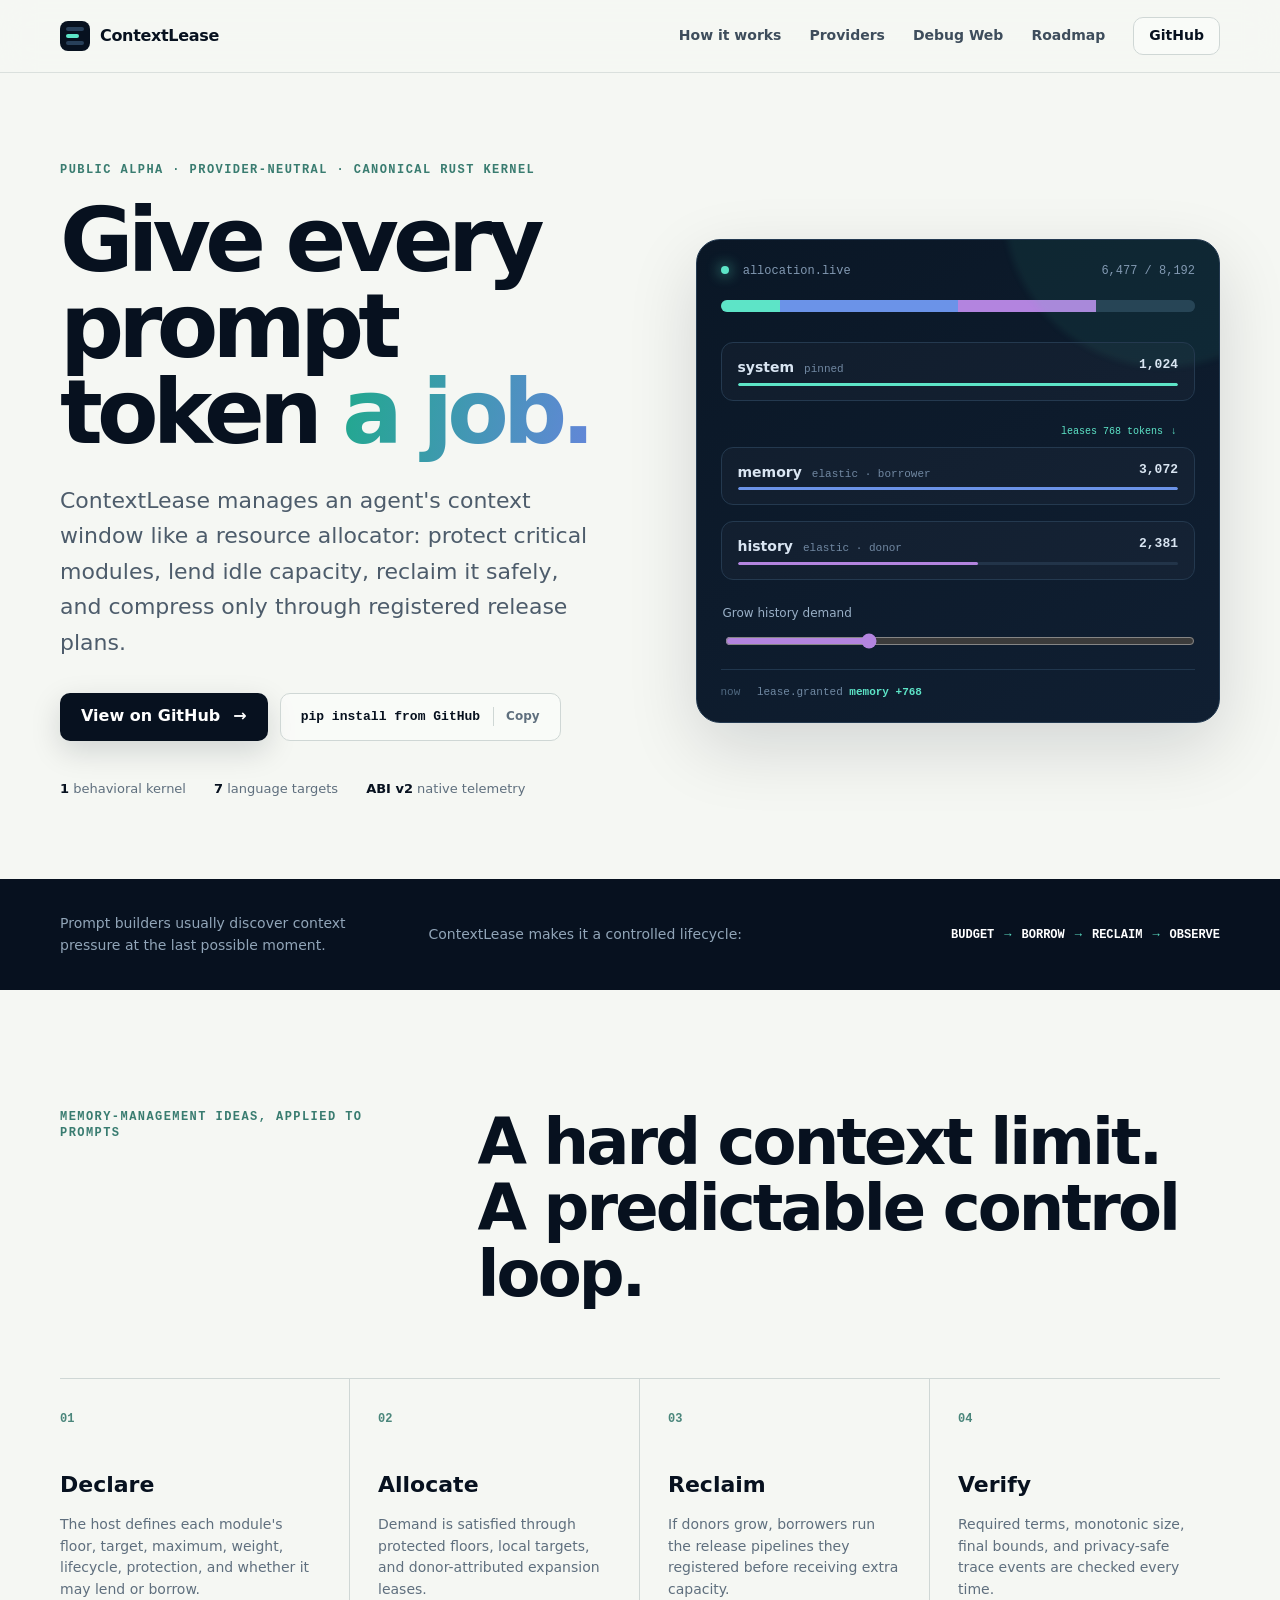
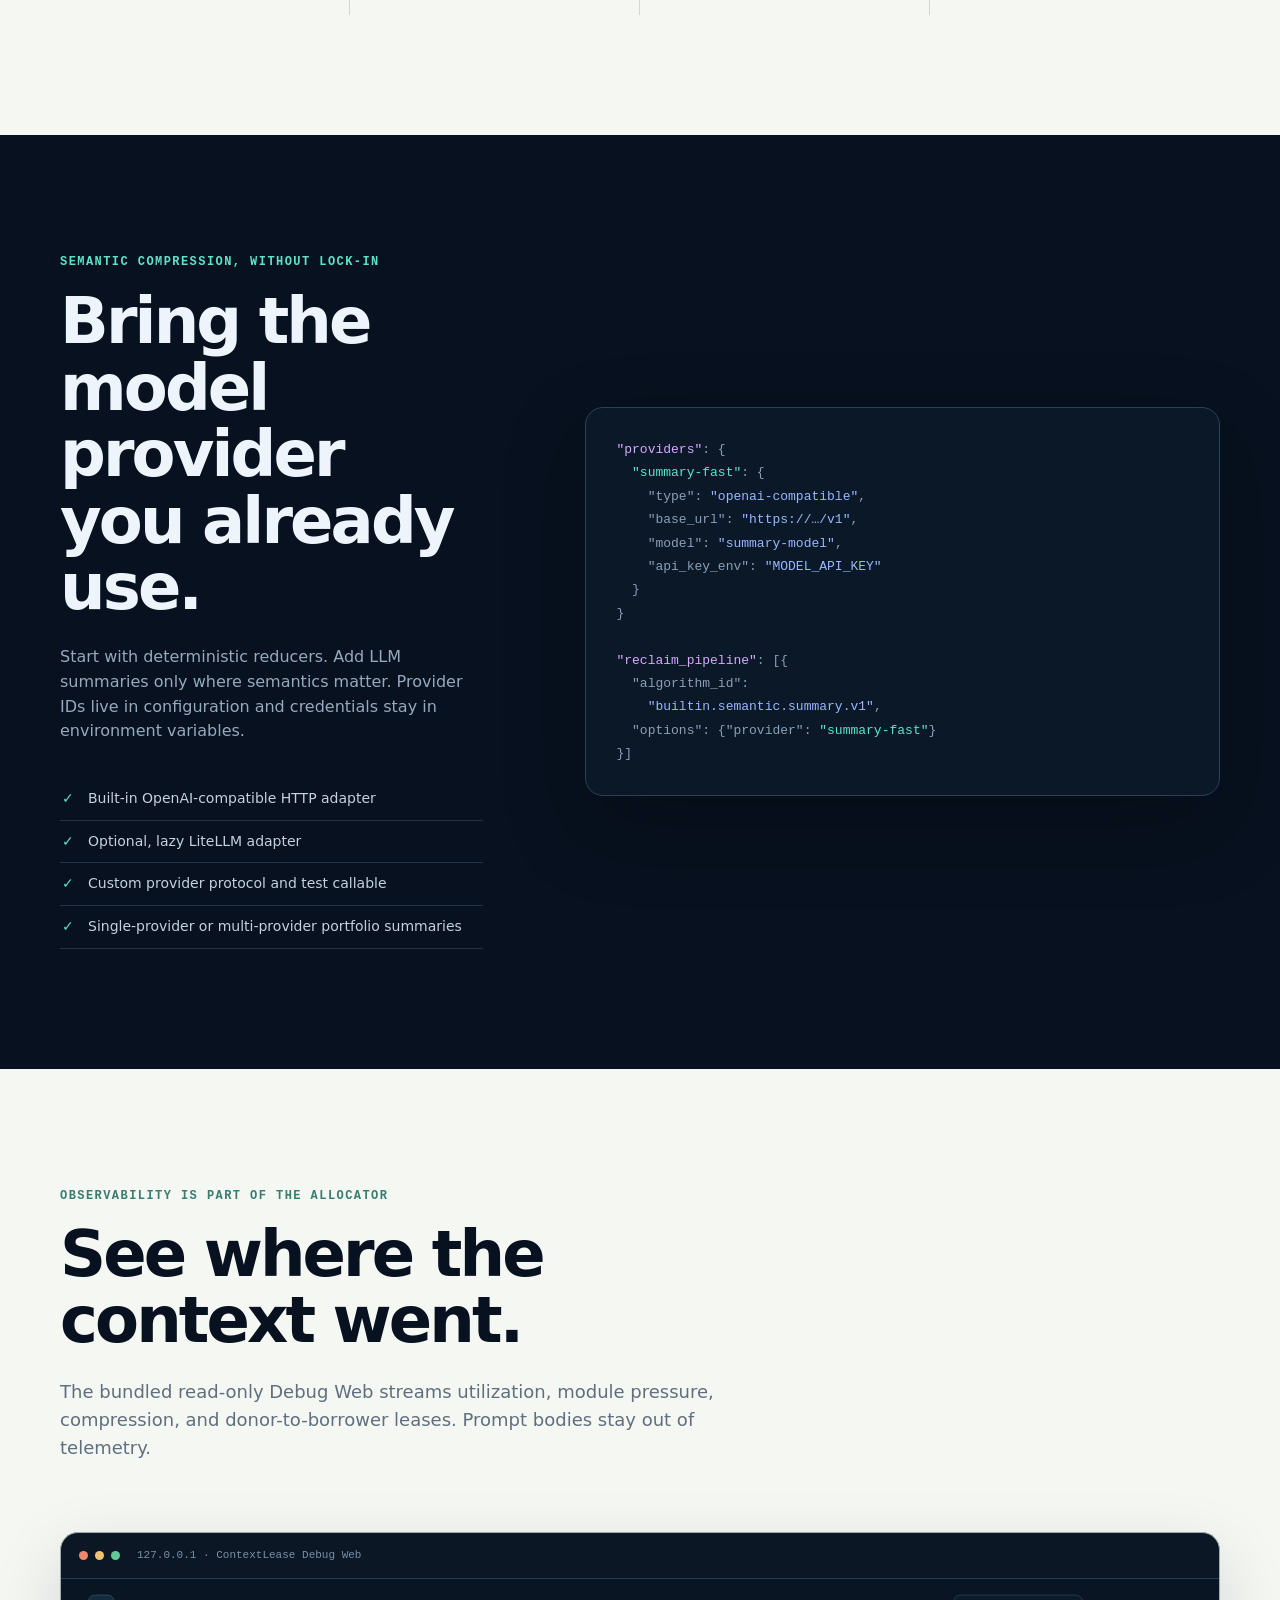
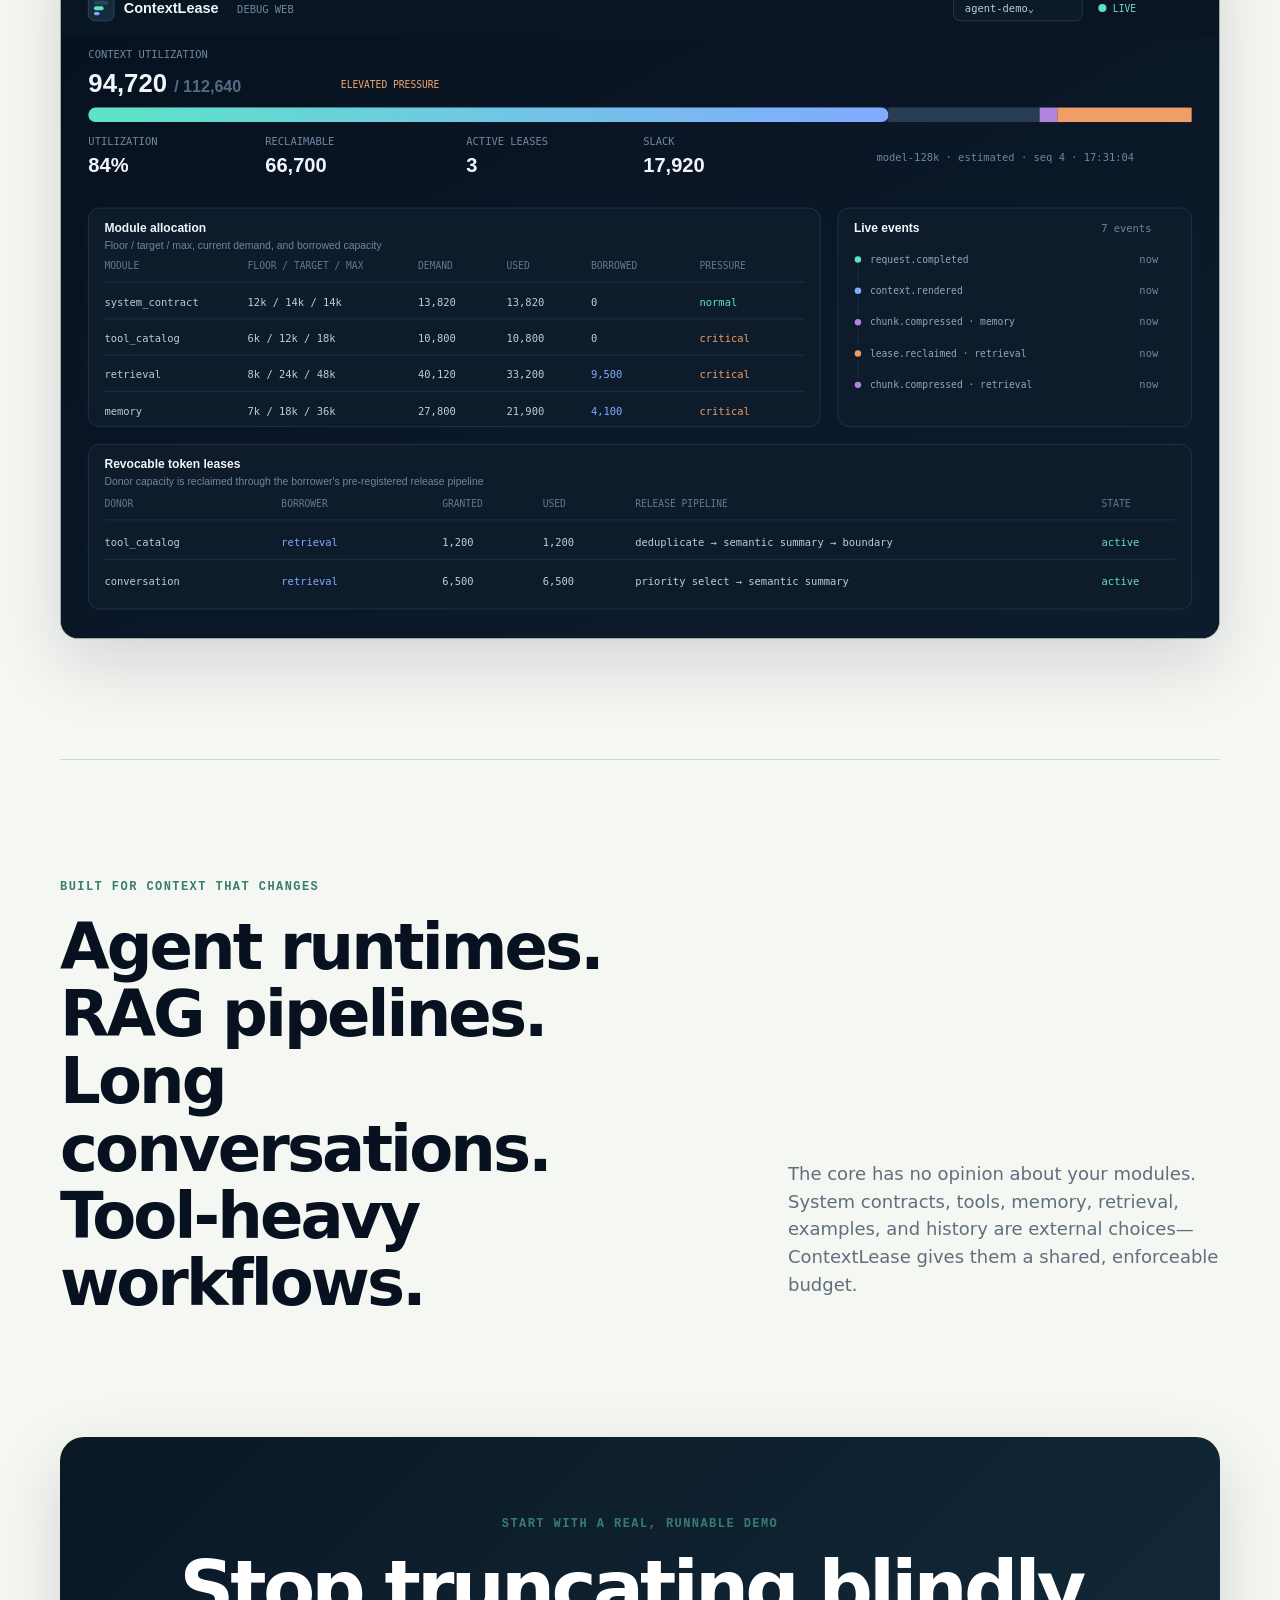
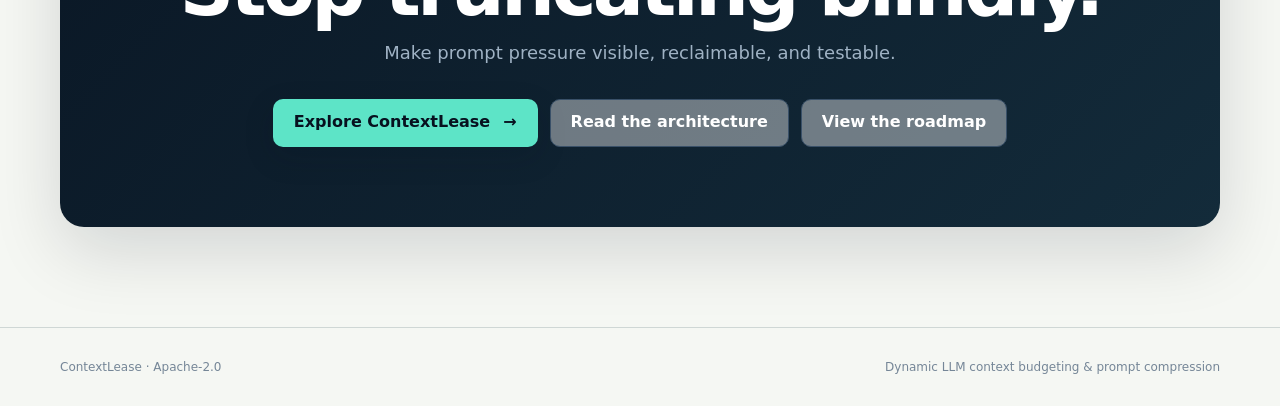
<file: docs/index.html>
<!doctype html>
<html lang="en">
<head>
  <meta charset="utf-8">
  <meta name="viewport" content="width=device-width,initial-scale=1">
  <title>ContextLease — Dynamic LLM Context Budgeting & Prompt Compression</title>
  <meta name="description" content="Open-source cross-language LLM context management framework with a canonical Rust kernel, revocable token leases, prompt compression, exact tokenizers, and native observability.">
  <meta name="keywords" content="LLM context management,prompt compression,token budgeting,AI agents,context window,prompt management,LiteLLM,LLM observability">
  <meta name="theme-color" content="#07111f">
  <meta property="og:title" content="ContextLease — Give every prompt token a job">
  <meta property="og:description" content="Budget, borrow, reclaim, compress, and observe LLM context through one provider-neutral Rust kernel.">
  <meta property="og:type" content="website">
  <link rel="icon" href="assets/mark.svg" type="image/svg+xml">
  <link rel="stylesheet" href="site.css">
  <script type="application/ld+json">
  {"@context":"https://schema.org","@type":"SoftwareSourceCode","name":"ContextLease","description":"Dynamic LLM context budgeting, prompt compression, and native observability","programmingLanguage":["Rust","Python","C","C++","Go","C#"],"license":"https://www.apache.org/licenses/LICENSE-2.0","codeRepository":"https://github.com/Silicon-based-Life/ContextLease","keywords":"LLM context management, prompt compression, token budgeting, AI agents"}
  </script>
  <script src="site.js" defer></script>
</head>
<body>
  <a class="skip-link" href="#main">Skip to content</a>
  <header class="site-header">
    <nav class="nav shell" aria-label="Primary navigation">
      <a class="brand" href="#top" aria-label="ContextLease home">
        <span class="brand-mark" aria-hidden="true"><i></i><i></i><i></i></span>
        <span>ContextLease</span>
      </a>
      <div class="nav-links">
        <a href="#how">How it works</a>
        <a href="#providers">Providers</a>
        <a href="#observability">Debug Web</a>
        <a href="https://github.com/Silicon-based-Life/ContextLease/blob/main/docs/roadmap.md">Roadmap</a>
        <a class="button compact secondary" href="https://github.com/Silicon-based-Life/ContextLease">GitHub</a>
      </div>
    </nav>
  </header>

  <main id="main">
    <section class="hero shell" id="top">
      <div class="hero-copy">
        <p class="eyebrow">PUBLIC ALPHA · PROVIDER-NEUTRAL · CANONICAL RUST KERNEL</p>
        <h1>Give every prompt token <span>a job.</span></h1>
        <p class="lede">ContextLease manages an agent's context window like a resource allocator: protect critical modules, lend idle capacity, reclaim it safely, and compress only through registered release plans.</p>
        <div class="actions">
          <a class="button primary" href="https://github.com/Silicon-based-Life/ContextLease">View on GitHub <span aria-hidden="true">→</span></a>
          <button class="button secondary copy-command" type="button" data-command="pip install git+https://github.com/Silicon-based-Life/ContextLease.git"><code>pip install from GitHub</code><span class="copy-label">Copy</span></button>
        </div>
        <ul class="proof" aria-label="Project guarantees">
          <li><strong>1</strong> behavioral kernel</li>
          <li><strong>7</strong> language targets</li>
          <li><strong>ABI v2</strong> native telemetry</li>
        </ul>
      </div>
      <div class="allocator-demo" aria-label="Interactive token allocation example">
        <div class="demo-head">
          <div><span class="status-dot"></span> allocation.live</div>
          <output id="budget-readout">6,144 / 8,192</output>
        </div>
        <div class="budget-track" aria-hidden="true">
          <span class="system-segment"></span><span class="memory-segment"></span><span class="history-segment"></span><span class="slack-segment"></span>
        </div>
        <div class="module-row protected">
          <div><b>system</b><span>pinned</span></div>
          <strong>1,024</strong>
          <div class="micro-bar"><i style="--width:100%"></i></div>
        </div>
        <div class="lease-arrow"><span>leases 768 tokens</span><i aria-hidden="true">↓</i></div>
        <div class="module-row memory">
          <div><b>memory</b><span>elastic · borrower</span></div>
          <strong id="memory-value">2,816</strong>
          <div class="micro-bar"><i id="memory-bar" style="--width:74%"></i></div>
        </div>
        <div class="module-row history">
          <div><b>history</b><span>elastic · donor</span></div>
          <strong id="history-value">2,304</strong>
          <div class="micro-bar"><i id="history-bar" style="--width:58%"></i></div>
        </div>
        <label class="pressure-control" for="pressure">
          <span>Grow history demand</span>
          <input id="pressure" type="range" min="0" max="100" value="30">
        </label>
        <p class="demo-event" id="demo-event"><time>now</time> lease.granted <b>memory +768</b></p>
      </div>
    </section>

    <section class="problem-band" aria-label="Problem statement">
      <div class="shell problem-grid">
        <p>Prompt builders usually discover context pressure at the last possible moment.</p>
        <p>ContextLease makes it a controlled lifecycle:</p>
        <div class="lifecycle" aria-label="Budget lifecycle">
          <span>Budget</span><i>→</i><span>Borrow</span><i>→</i><span>Reclaim</span><i>→</i><span>Observe</span>
        </div>
      </div>
    </section>

    <section class="section shell" id="how">
      <div class="section-heading">
        <p class="eyebrow">MEMORY-MANAGEMENT IDEAS, APPLIED TO PROMPTS</p>
        <h2>A hard context limit.<br>A predictable control loop.</h2>
      </div>
      <div class="steps">
        <article><span>01</span><h3>Declare</h3><p>The host defines each module's floor, target, maximum, weight, lifecycle, protection, and whether it may lend or borrow.</p></article>
        <article><span>02</span><h3>Allocate</h3><p>Demand is satisfied through protected floors, local targets, and donor-attributed expansion leases.</p></article>
        <article><span>03</span><h3>Reclaim</h3><p>If donors grow, borrowers run the release pipelines they registered before receiving extra capacity.</p></article>
        <article><span>04</span><h3>Verify</h3><p>Required terms, monotonic size, final bounds, and privacy-safe trace events are checked every time.</p></article>
      </div>
    </section>

    <section class="section dark-section" id="providers">
      <div class="shell provider-grid">
        <div>
          <p class="eyebrow">SEMANTIC COMPRESSION, WITHOUT LOCK-IN</p>
          <h2>Bring the model provider you already use.</h2>
          <p>Start with deterministic reducers. Add LLM summaries only where semantics matter. Provider IDs live in configuration and credentials stay in environment variables.</p>
          <ul class="check-list">
            <li>Built-in OpenAI-compatible HTTP adapter</li>
            <li>Optional, lazy LiteLLM adapter</li>
            <li>Custom provider protocol and test callable</li>
            <li>Single-provider or multi-provider portfolio summaries</li>
          </ul>
        </div>
        <pre class="code-panel" aria-label="Provider configuration example"><code><span>"providers"</span>: {
  <em>"summary-fast"</em>: {
    "type": <b>"openai-compatible"</b>,
    "base_url": <b>"https://…/v1"</b>,
    "model": <b>"summary-model"</b>,
    "api_key_env": <b>"MODEL_API_KEY"</b>
  }
}

<span>"reclaim_pipeline"</span>: [{
  "algorithm_id":
    <b>"builtin.semantic.summary.v1"</b>,
  "options": {"provider": <em>"summary-fast"</em>}
}]</code></pre>
      </div>
    </section>

    <section class="section shell observability" id="observability">
      <div class="section-heading narrow">
        <p class="eyebrow">OBSERVABILITY IS PART OF THE ALLOCATOR</p>
        <h2>See where the context went.</h2>
        <p>The bundled read-only Debug Web streams utilization, module pressure, compression, and donor-to-borrower leases. Prompt bodies stay out of telemetry.</p>
      </div>
      <figure class="screenshot-frame">
        <div class="browser-bar"><i></i><i></i><i></i><span>127.0.0.1 · ContextLease Debug Web</span></div>
        <img src="assets/debug-web.svg" alt="ContextLease Debug Web dashboard with token allocation and lease telemetry">
      </figure>
    </section>

    <section class="section shell use-cases">
      <p class="eyebrow">BUILT FOR CONTEXT THAT CHANGES</p>
      <div class="use-grid">
        <h2>Agent runtimes.<br>RAG pipelines.<br>Long conversations.<br>Tool-heavy workflows.</h2>
        <p>The core has no opinion about your modules. System contracts, tools, memory, retrieval, examples, and history are external choices—ContextLease gives them a shared, enforceable budget.</p>
      </div>
    </section>

    <section class="cta shell">
      <p class="eyebrow">START WITH A REAL, RUNNABLE DEMO</p>
      <h2>Stop truncating blindly.</h2>
      <p>Make prompt pressure visible, reclaimable, and testable.</p>
      <div class="actions centered">
        <a class="button primary" href="https://github.com/Silicon-based-Life/ContextLease">Explore ContextLease <span aria-hidden="true">→</span></a>
        <a class="button secondary" href="https://github.com/Silicon-based-Life/ContextLease/blob/main/docs/architecture.md">Read the architecture</a>
        <a class="button secondary" href="https://github.com/Silicon-based-Life/ContextLease/blob/main/docs/roadmap.md">View the roadmap</a>
      </div>
    </section>
  </main>

  <footer>
    <div class="shell footer-grid">
      <span>ContextLease · Apache-2.0</span>
      <span>Dynamic LLM context budgeting & prompt compression</span>
    </div>
  </footer>
  <div class="toast" id="toast" role="status" aria-live="polite">Copied to clipboard</div>
</body>
</html>
</file>
<file: docs/site.css>
:root {
  --ink: #07111f;
  --ink-2: #12243b;
  --paper: #f5f7f3;
  --paper-2: #e9ede8;
  --muted: #5f6f7e;
  --line: #cfd7d5;
  --mint: #38c9aa;
  --mint-light: #5de4c7;
  --blue: #6b93e8;
  --violet: #b384df;
  --orange: #ef9f66;
  --radius: 18px;
  --shadow: 0 24px 70px rgba(7, 17, 31, .14);
  font-family: Inter, "Segoe UI", system-ui, -apple-system, sans-serif;
  color: var(--ink);
  background: var(--paper);
  scroll-behavior: smooth;
}

* { box-sizing: border-box; }
body { margin: 0; background: var(--paper); line-height: 1.55; }
a { color: inherit; }
button, input { font: inherit; }
.shell { width: min(1160px, calc(100% - 40px)); margin-inline: auto; }
.skip-link { position: fixed; left: 16px; top: -80px; z-index: 20; padding: 10px 14px; background: white; border-radius: 8px; }
.skip-link:focus { top: 16px; }

.site-header { position: sticky; top: 0; z-index: 10; border-bottom: 1px solid rgba(207, 215, 213, .7); background: rgba(245, 247, 243, .88); backdrop-filter: blur(16px); }
.nav { min-height: 72px; display: flex; align-items: center; justify-content: space-between; gap: 24px; }
.brand { display: inline-flex; align-items: center; gap: 10px; text-decoration: none; font-weight: 760; letter-spacing: -.02em; }
.brand-mark { width: 30px; height: 30px; display: grid; gap: 3px; padding: 6px; border-radius: 8px; background: var(--ink); }
.brand-mark i { display: block; border-radius: 3px; background: #28405a; }
.brand-mark i:nth-child(2) { width: 70%; background: var(--mint-light); }
.nav-links { display: flex; align-items: center; gap: 28px; }
.nav-links > a { color: #3e4d5c; text-decoration: none; font-size: 14px; font-weight: 600; }
.nav-links > a:hover, .nav-links > a:focus-visible { color: var(--ink); }

.hero { min-height: 700px; display: grid; grid-template-columns: 1.02fr .98fr; gap: clamp(50px, 7vw, 100px); align-items: center; padding-block: 90px 80px; }
.eyebrow { margin: 0 0 18px; color: #397c70; font: 700 12px/1.3 ui-monospace, SFMono-Regular, Consolas, monospace; letter-spacing: .12em; }
h1, h2, h3, p { margin-top: 0; }
h1 { margin-bottom: 28px; max-width: 680px; font-size: clamp(54px, 7vw, 92px); line-height: .96; letter-spacing: -.065em; font-weight: 760; }
h1 span { color: transparent; background: linear-gradient(100deg, #20a98d, #6386d9); background-clip: text; -webkit-background-clip: text; }
.lede { max-width: 650px; color: #4d5c6b; font-size: clamp(18px, 2vw, 22px); line-height: 1.62; }
.actions { display: flex; flex-wrap: wrap; align-items: center; gap: 12px; margin-top: 32px; }
.button { min-height: 48px; display: inline-flex; align-items: center; justify-content: center; gap: 13px; padding: 0 20px; border: 1px solid transparent; border-radius: 10px; cursor: pointer; text-decoration: none; font-weight: 700; transition: transform .18s ease, box-shadow .18s ease, background .18s ease; }
.button:hover { transform: translateY(-2px); }
.button:focus-visible { outline: 3px solid rgba(56, 201, 170, .45); outline-offset: 3px; }
.button.primary { color: white; background: var(--ink); box-shadow: 0 10px 30px rgba(7, 17, 31, .15); }
.button.secondary { color: var(--ink); border-color: var(--line); background: rgba(255,255,255,.4); }
.button.compact { min-height: 38px; padding-inline: 15px; }
.copy-command code { font-size: 13px; }
.copy-label { padding-left: 12px; border-left: 1px solid var(--line); color: var(--muted); font-size: 12px; }
.proof { display: flex; flex-wrap: wrap; gap: 28px; margin: 38px 0 0; padding: 0; list-style: none; color: var(--muted); font-size: 13px; }
.proof strong { color: var(--ink); }

.allocator-demo { position: relative; padding: 24px; border: 1px solid #243a51; border-radius: 24px; color: #d9e5f2; background: linear-gradient(150deg, #0a1726, #101f32); box-shadow: var(--shadow); overflow: hidden; }
.allocator-demo::before { content: ""; position: absolute; inset: -40% -20% auto auto; width: 320px; height: 320px; border-radius: 50%; background: rgba(56, 201, 170, .08); filter: blur(3px); }
.demo-head { position: relative; display: flex; justify-content: space-between; gap: 20px; color: #8299b2; font: 12px ui-monospace, SFMono-Regular, Consolas, monospace; }
.status-dot { display: inline-block; width: 8px; height: 8px; margin-right: 7px; border-radius: 50%; background: var(--mint-light); box-shadow: 0 0 14px var(--mint-light); }
.budget-track { height: 12px; display: flex; margin: 22px 0 30px; border-radius: 6px; overflow: hidden; background: #1d2e42; }
.budget-track span { transition: width .25s ease; }
.system-segment { width: 12.5%; background: var(--mint-light); }
.memory-segment { width: 34.4%; background: var(--blue); }
.history-segment { width: 28.1%; background: var(--violet); }
.slack-segment { width: 25%; background: #263a50; }
.module-row { position: relative; display: grid; grid-template-columns: 1fr auto; gap: 4px 20px; margin-bottom: 16px; padding: 14px 16px; border: 1px solid #24394f; border-radius: 12px; background: rgba(255,255,255,.025); }
.module-row > div:first-child { display: flex; gap: 10px; align-items: baseline; }
.module-row b { font-size: 14px; }
.module-row span { color: #7188a2; font: 11px ui-monospace, SFMono-Regular, Consolas, monospace; }
.module-row strong { font: 600 13px ui-monospace, SFMono-Regular, Consolas, monospace; }
.micro-bar { grid-column: 1 / -1; height: 3px; border-radius: 2px; background: #223449; overflow: hidden; }
.micro-bar i { display: block; width: var(--width); height: 100%; border-radius: inherit; background: var(--mint-light); transition: width .25s ease; }
.memory .micro-bar i { background: var(--blue); }
.history .micro-bar i { background: var(--violet); }
.lease-arrow { height: 30px; display: flex; justify-content: flex-end; align-items: center; gap: 8px; padding-right: 18px; color: var(--mint-light); font: 10px ui-monospace, SFMono-Regular, Consolas, monospace; }
.lease-arrow i { font-style: normal; }
.pressure-control { display: grid; grid-template-columns: 1fr auto; align-items: center; gap: 8px 16px; margin: 24px 2px 16px; color: #9ab0c7; font-size: 12px; }
.pressure-control input { grid-column: 1 / -1; width: 100%; accent-color: var(--violet); }
.demo-event { margin: 18px 0 0; padding-top: 16px; border-top: 1px solid #20364d; color: #7089a3; font: 11px ui-monospace, SFMono-Regular, Consolas, monospace; }
.demo-event time { margin-right: 10px; color: #506981; }
.demo-event b { color: var(--mint-light); }

.problem-band { padding-block: 34px; color: #c6d4e2; background: var(--ink); }
.problem-grid { display: grid; grid-template-columns: 1fr 1fr 1.25fr; gap: 30px; align-items: center; }
.problem-grid p { margin: 0; color: #91a5b8; font-size: 14px; }
.lifecycle { display: flex; justify-content: flex-end; align-items: center; gap: 10px; color: white; font: 700 12px ui-monospace, SFMono-Regular, Consolas, monospace; text-transform: uppercase; }
.lifecycle i { color: var(--mint-light); font-style: normal; }

.section { padding-block: 120px; }
.section-heading { display: grid; grid-template-columns: .65fr 1.35fr; column-gap: 60px; align-items: start; margin-bottom: 70px; }
.section-heading h2 { grid-column: 2; margin: 0; font-size: clamp(42px, 5vw, 68px); line-height: 1.03; letter-spacing: -.045em; }
.section-heading .eyebrow { grid-column: 1; grid-row: 1; }
.steps { display: grid; grid-template-columns: repeat(4, 1fr); border-top: 1px solid var(--line); }
.steps article { padding: 26px 28px 0 0; border-right: 1px solid var(--line); }
.steps article + article { padding-left: 28px; }
.steps article:last-child { border-right: 0; }
.steps article > span { color: #4a867b; font: 700 12px ui-monospace, SFMono-Regular, Consolas, monospace; }
.steps h3 { margin: 38px 0 12px; font-size: 22px; }
.steps p { color: var(--muted); font-size: 14px; }

.dark-section { color: #edf4fb; background: var(--ink); }
.dark-section .eyebrow { color: var(--mint-light); }
.provider-grid { display: grid; grid-template-columns: .8fr 1.2fr; gap: clamp(50px, 8vw, 110px); align-items: center; }
.provider-grid h2 { margin-bottom: 24px; font-size: clamp(42px, 5vw, 68px); line-height: 1.04; letter-spacing: -.045em; }
.provider-grid > div > p:not(.eyebrow) { color: #96aabd; }
.check-list { margin: 34px 0 0; padding: 0; list-style: none; }
.check-list li { position: relative; padding: 10px 0 10px 28px; border-bottom: 1px solid #21354a; color: #c4d1de; font-size: 14px; }
.check-list li::before { content: "✓"; position: absolute; left: 2px; color: var(--mint-light); }
.code-panel { margin: 0; padding: 30px; overflow: auto; border: 1px solid #2b4158; border-radius: 18px; color: #89a0b7; background: #0b1827; box-shadow: 0 30px 80px rgba(0,0,0,.25); font: 13px/1.8 ui-monospace, SFMono-Regular, Consolas, monospace; }
.code-panel span { color: #d7a8ff; }
.code-panel b { color: #96b8ff; font-weight: 500; }
.code-panel em { color: var(--mint-light); font-style: normal; }

.section-heading.narrow { display: block; max-width: 720px; }
.section-heading.narrow h2 { margin-bottom: 24px; }
.section-heading.narrow > p:last-child { color: var(--muted); font-size: 18px; }
.screenshot-frame { margin: 0; border: 1px solid #9daba9; border-radius: 18px; background: #0b1725; box-shadow: var(--shadow); overflow: hidden; }
.browser-bar { height: 46px; display: flex; align-items: center; gap: 7px; padding-inline: 18px; color: #7890a6; border-bottom: 1px solid #263b50; font: 11px ui-monospace, SFMono-Regular, Consolas, monospace; }
.browser-bar i { width: 9px; height: 9px; border-radius: 50%; background: #425970; }
.browser-bar i:first-child { background: #ef876f; }
.browser-bar i:nth-child(2) { background: #efc36f; }
.browser-bar i:nth-child(3) { margin-right: 10px; background: #65c898; }
.screenshot-frame img { width: 100%; display: block; min-height: 280px; object-fit: cover; object-position: top; background: #101d2d; }
.use-cases { border-top: 1px solid var(--line); }
.use-grid { display: grid; grid-template-columns: 1.2fr .8fr; gap: 80px; }
.use-grid h2 { margin: 0; font-size: clamp(42px, 5vw, 65px); line-height: 1.05; letter-spacing: -.045em; }
.use-grid p { align-self: end; color: var(--muted); font-size: 18px; }

.cta { margin-bottom: 100px; padding: 80px 30px; border-radius: 24px; text-align: center; color: white; background: linear-gradient(135deg, #0a1725, #132b3a); box-shadow: var(--shadow); }
.cta h2 { margin-bottom: 12px; font-size: clamp(44px, 6vw, 76px); line-height: 1; letter-spacing: -.05em; }
.cta > p:not(.eyebrow) { color: #9fb2c4; font-size: 18px; }
.actions.centered { justify-content: center; }
.cta .button.primary { color: var(--ink); background: var(--mint-light); }
.cta .button.secondary { color: white; border-color: #395068; }
footer { padding-block: 30px; color: #758697; border-top: 1px solid var(--line); font-size: 12px; }
.footer-grid { display: flex; justify-content: space-between; gap: 20px; }
.toast { position: fixed; right: 20px; bottom: 20px; z-index: 30; padding: 12px 16px; border-radius: 9px; color: white; background: var(--ink); box-shadow: var(--shadow); opacity: 0; transform: translateY(10px); pointer-events: none; transition: .2s ease; font-size: 13px; }
.toast.visible { opacity: 1; transform: translateY(0); }

@media (max-width: 900px) {
  .nav-links > a:not(.button) { display: none; }
  .hero { grid-template-columns: 1fr; padding-top: 70px; }
  .allocator-demo { max-width: 650px; }
  .problem-grid { grid-template-columns: 1fr 1fr; }
  .lifecycle { grid-column: 1 / -1; justify-content: flex-start; }
  .section-heading { display: block; }
  .section-heading h2 { margin-top: 20px; }
  .steps { grid-template-columns: 1fr 1fr; }
  .steps article:nth-child(2) { border-right: 0; }
  .steps article:nth-child(n+3) { margin-top: 35px; }
  .provider-grid, .use-grid { grid-template-columns: 1fr; gap: 50px; }
  .use-grid p { max-width: 650px; }
}

@media (max-width: 600px) {
  .shell { width: min(100% - 28px, 1160px); }
  .site-header .button { min-height: 36px; }
  .hero { min-height: auto; padding-block: 56px; }
  h1 { font-size: 52px; }
  .actions { align-items: stretch; }
  .actions .button { width: 100%; }
  .proof { display: grid; gap: 8px; }
  .allocator-demo { padding: 18px; }
  .module-row > div:first-child { align-items: flex-start; flex-direction: column; gap: 1px; }
  .problem-grid { grid-template-columns: 1fr; }
  .lifecycle { overflow-x: auto; white-space: nowrap; }
  .section { padding-block: 82px; }
  .steps { grid-template-columns: 1fr; }
  .steps article, .steps article + article { padding: 24px 0; border-right: 0; border-bottom: 1px solid var(--line); }
  .steps article:nth-child(n+3) { margin-top: 0; }
  .steps h3 { margin-top: 22px; }
  .code-panel { padding: 20px; font-size: 11px; }
  .screenshot-frame img { min-height: 220px; }
  .cta { width: calc(100% - 28px); margin-bottom: 70px; padding: 60px 18px; }
  .footer-grid { flex-direction: column; }
}

@media (prefers-reduced-motion: reduce) {
  :root { scroll-behavior: auto; }
  *, *::before, *::after { transition-duration: .01ms !important; animation-duration: .01ms !important; }
}
</file>
